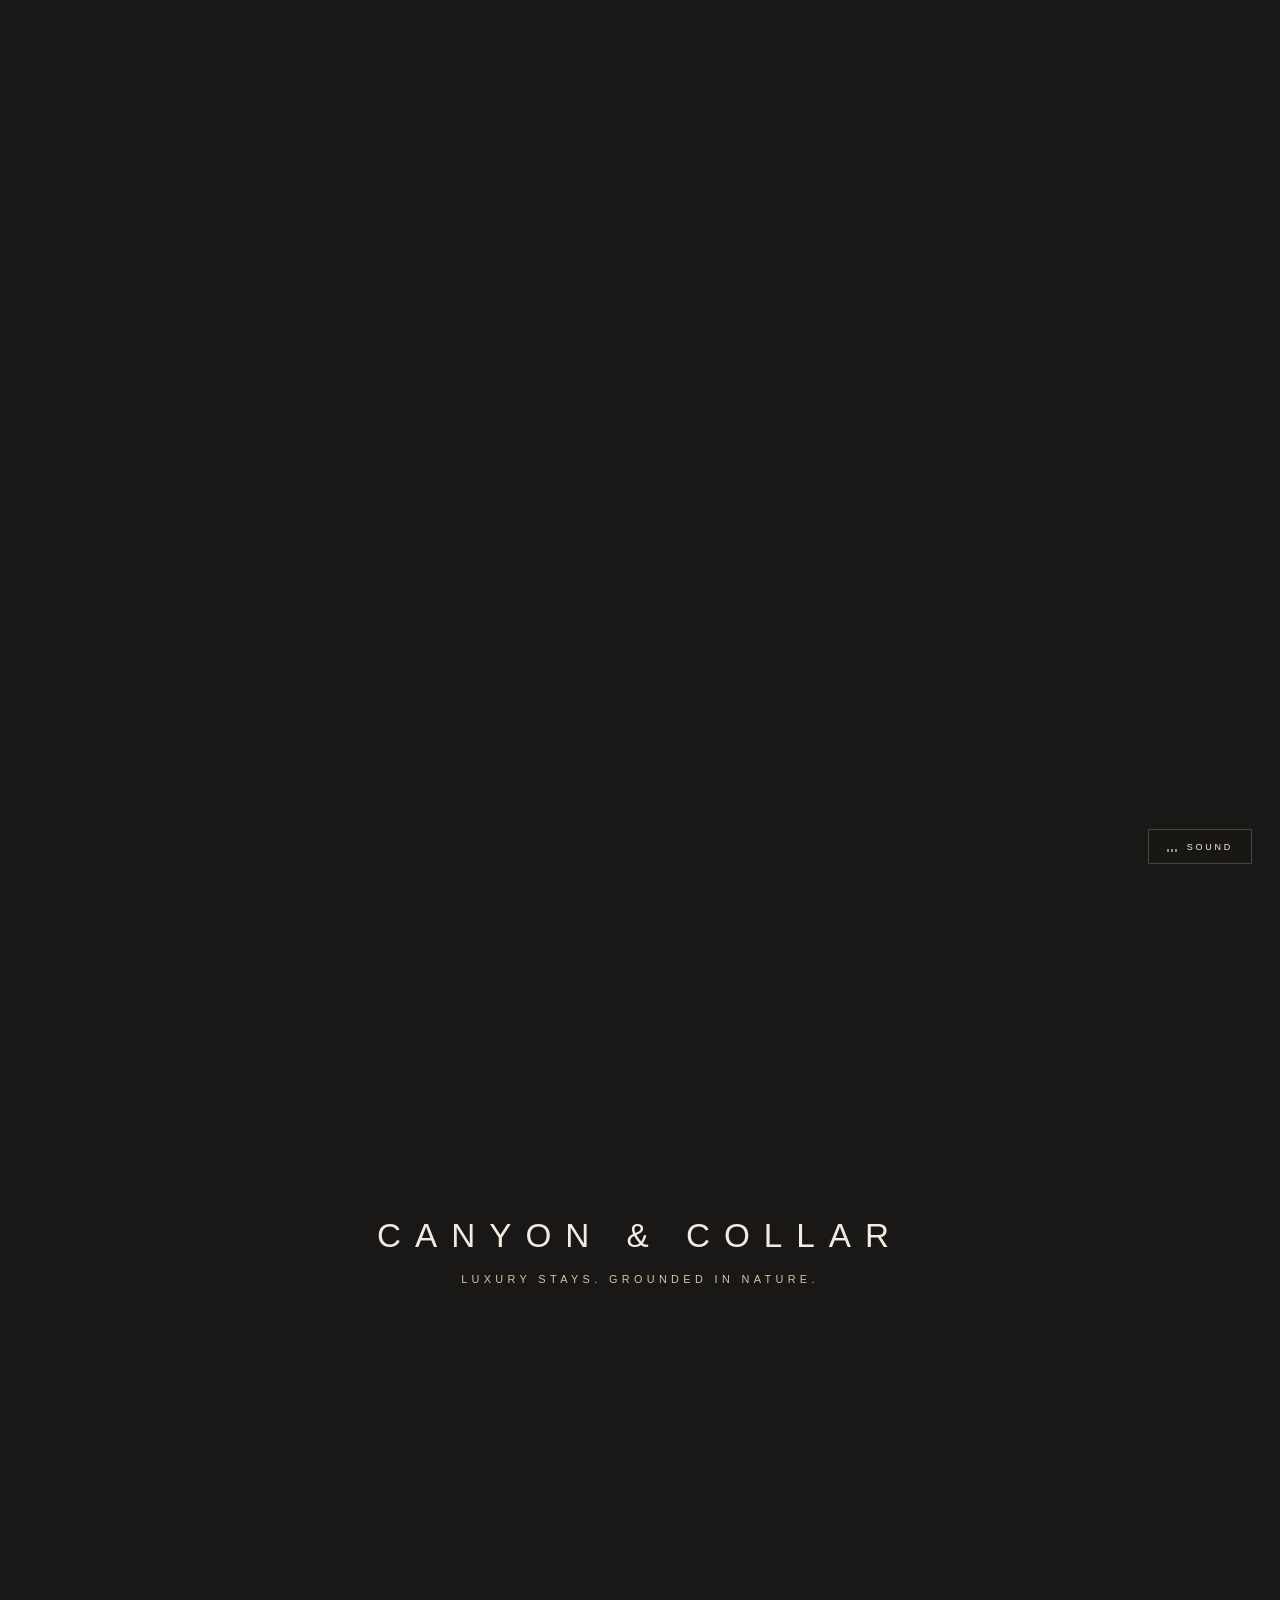
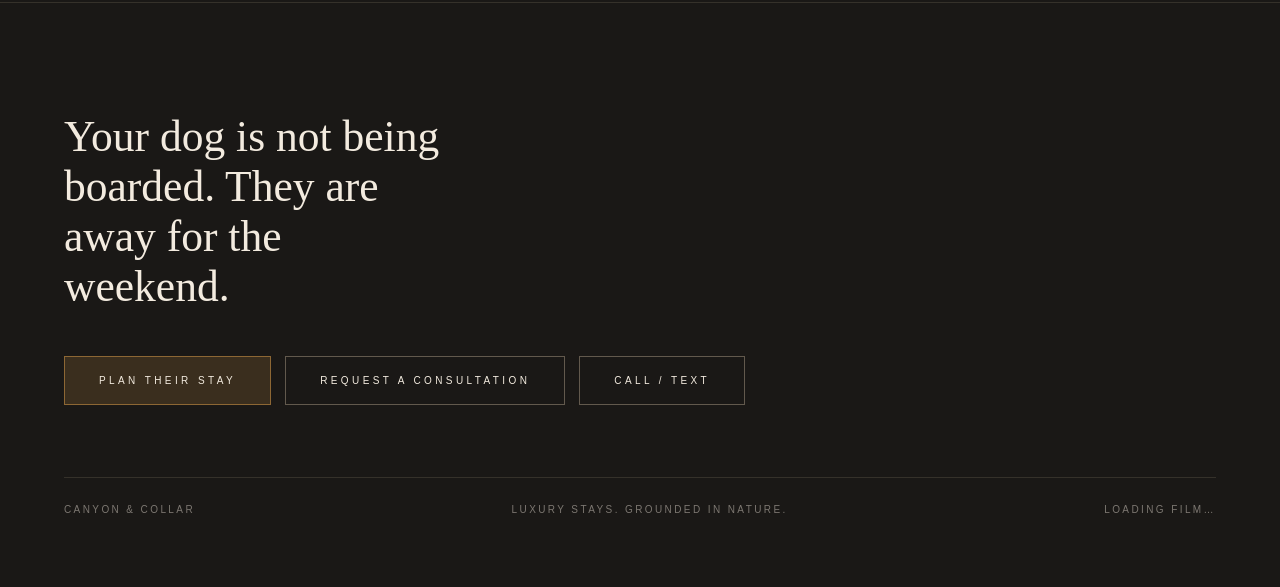
<file: index.html>
<!doctype html>
<html lang="en">
<head>
<meta charset="utf-8">
<meta http-equiv="refresh" content="0; url=site/">
<title>Canyon &amp; Collar</title>
<link rel="canonical" href="site/">
<style>
  html, body { height: 100%; margin: 0; background: #1A1816; color: #F3EBDF;
               font: 300 11px/1.6 "Helvetica Neue", Helvetica, Arial, sans-serif;
               letter-spacing: .34em; text-transform: uppercase;
               display: grid; place-items: center; }
  a { color: inherit; }
</style>
</head>
<body><a href="site/">Canyon &amp; Collar</a></body>
</html>
</file>
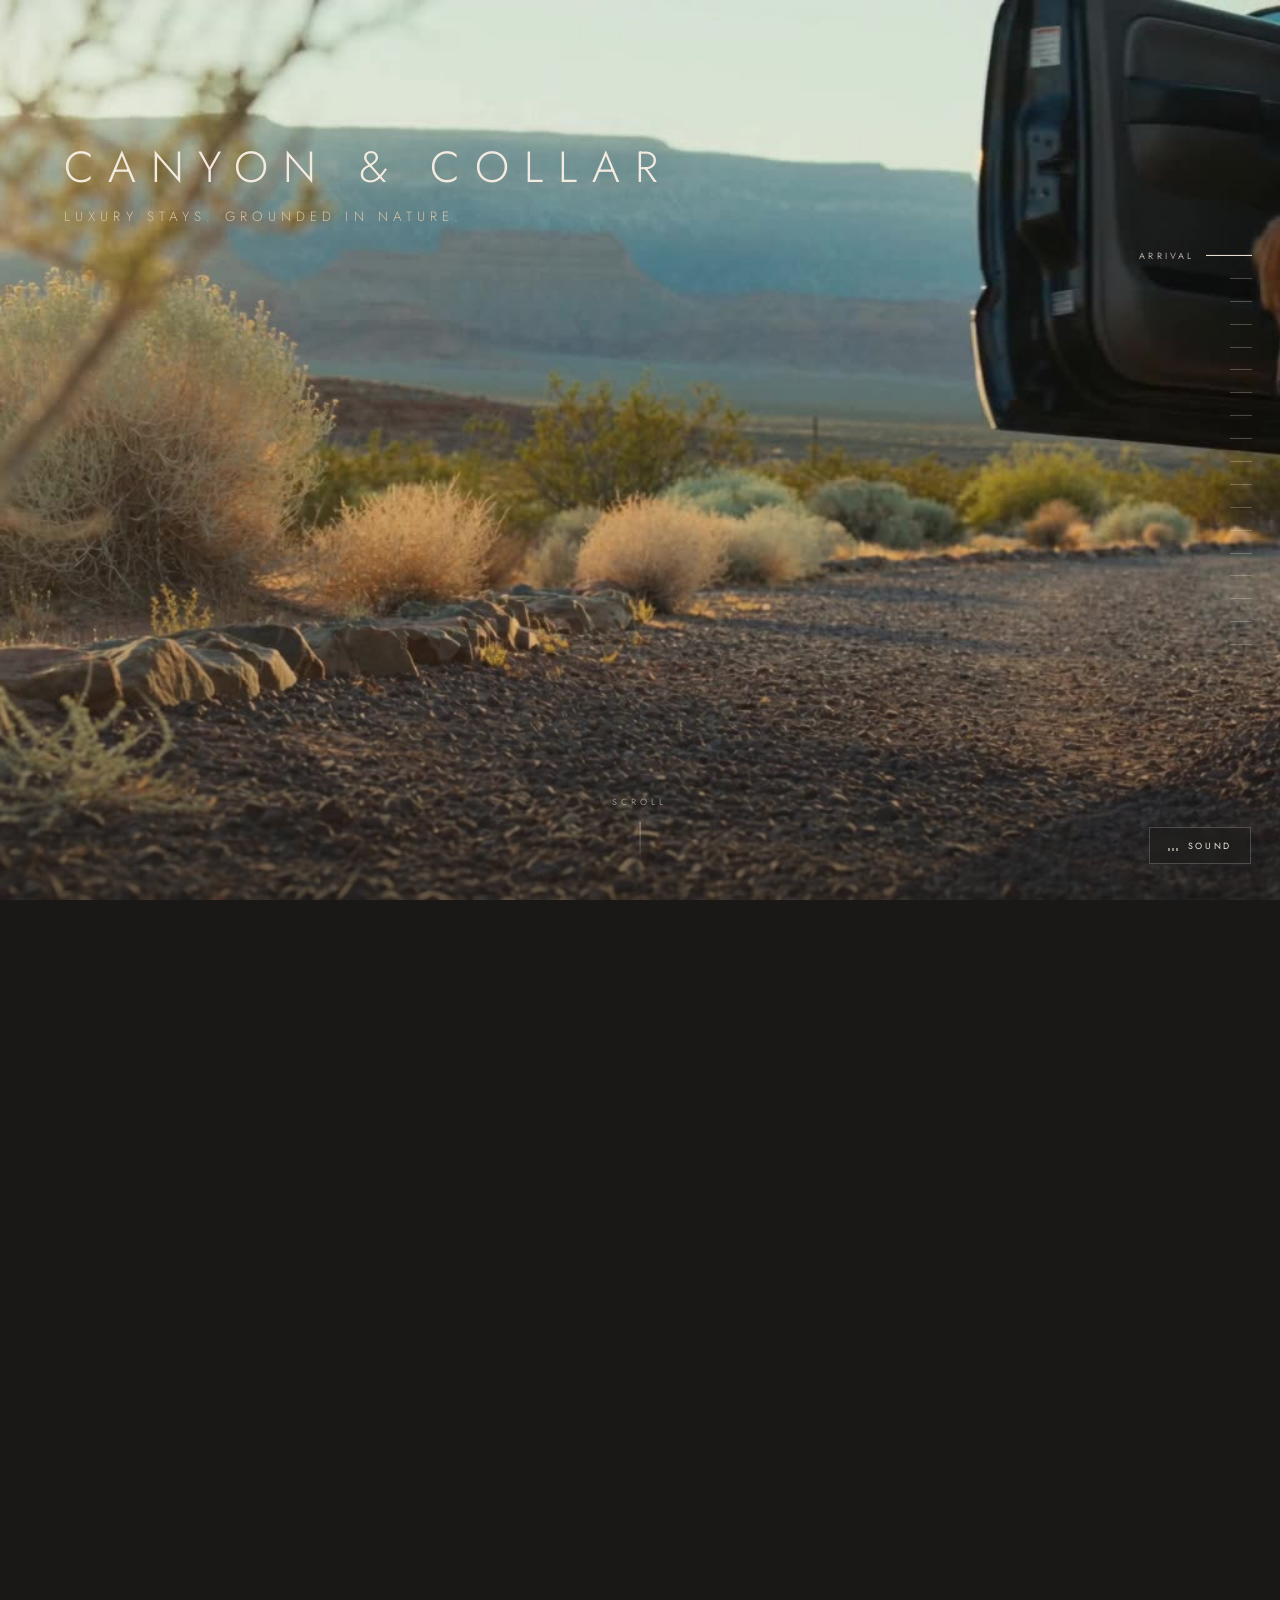
<file: site/index.html>
<!doctype html>
<html lang="en">
<head>
<meta charset="utf-8">
<meta name="viewport" content="width=device-width, initial-scale=1">
<title>Canyon &amp; Collar — Luxury Stays. Grounded in Nature.</title>
<meta name="description" content="A private desert retreat for dogs. Scroll the journey from arrival to reunion.">
<link rel="preconnect" href="https://fonts.googleapis.com">
<link rel="preconnect" href="https://fonts.gstatic.com" crossorigin>
<link href="https://fonts.googleapis.com/css2?family=Cormorant+Garamond:wght@300;400&family=Jost:wght@200;300;400&display=swap" rel="stylesheet">
<link rel="stylesheet" href="styles.css">
</head>
<body>

<div id="progress"></div>
<main>
  <section id="journey">
    <div id="stage" aria-label="The Canyon &amp; Collar stay, told in eighteen scenes"></div>
  </section>

  <section class="brandmark" id="brandmark">
    <div class="plaque">
      <span class="name">Canyon &amp; Collar</span>
      <span class="sub">Luxury stays. Grounded in nature.</span>
    </div>
  </section>

  <footer>
    <p class="lede">Your dog is not being boarded. They are away for the weekend.</p>
    <div class="ctas">
      <a class="primary" href="#plan">Plan their stay</a>
      <a href="#consult">Request a consultation</a>
      <a href="#contact">Call / Text</a>
    </div>
    <div class="colophon">
      <span>Canyon &amp; Collar</span>
      <span>Luxury stays. Grounded in nature.</span>
      <span id="colophon-state">Loading film…</span>
    </div>
  </footer>
</main>

<nav id="rail" aria-label="Chapters"></nav>
<div id="cue">Scroll</div>

<button id="sound" aria-pressed="false" title="Play the film with sound">
  <span class="bars"><i></i><i></i><i></i></span><span class="label">Sound</span>
</button>

<script src="scroll.js"></script>
</body>
</html>
</file>
<file: site/styles.css>
/* Canyon & Collar — scroll experience
   Type, colour and spacing all come from the brand's locked palette. */

:root {
  --sandstone: #D8C3A5;
  --warm-beige: #E4D5C3;
  --desert-clay: #B4704F;
  --sage: #8A9A7B;
  --charcoal: #33312E;
  --deep-olive: #4A4F3C;
  --leather: #6B4A32;
  --cream: #F3EBDF;
  --rust: #9C5B3C;
  --soft-black: #1A1816;
  --amber: #E0A04A;

  --serif: "Cormorant Garamond", Optima, Palatino, Georgia, serif;
  --sans: "Jost", "Helvetica Neue", Helvetica, Arial, sans-serif;

  --gutter: clamp(20px, 5vw, 96px);
  --ease: cubic-bezier(.22, .61, .36, 1);
}

* { box-sizing: border-box; }

html { scroll-behavior: auto; }

body {
  margin: 0;
  background: var(--soft-black);
  color: var(--cream);
  font-family: var(--sans);
  -webkit-font-smoothing: antialiased;
  overflow-x: hidden;
}

/* ---------- the sticky stage ------------------------------------------- */

#journey { position: relative; }

#stage {
  position: sticky;
  top: 0;
  height: 100svh;
  overflow: hidden;
  background: var(--soft-black);
}

/* One continuous film sits behind everything on the stage. */
.film {
  position: absolute;
  inset: 0;
  width: 100%;
  height: 100%;
  object-fit: cover;
}

/* A warm grade over the footage keeps the overlay type readable without
   flattening the image underneath it. */
#stage::after {
  content: "";
  position: absolute;
  inset: 0;
  z-index: 2;
  background:
    radial-gradient(135% 95% at 50% 45%, transparent 55%, rgba(26,24,22,.30) 100%),
    linear-gradient(to top, rgba(26,24,22,.56) 0%, transparent 34%);
  pointer-events: none;
}

#stage.film-failed { background: linear-gradient(160deg, #2A2320, var(--soft-black)); }

/* ---------- overlay typography ----------------------------------------- */

.copy {
  position: absolute;
  z-index: 3;
  opacity: 0;
  left: var(--gutter);
  bottom: clamp(88px, 16vh, 190px);
  max-width: min(760px, 62vw);
  text-shadow: 0 2px 40px rgba(26, 24, 22, .55);
}

.copy.top { top: clamp(84px, 16vh, 170px); bottom: auto; }

.copy.right {
  left: auto;
  right: clamp(72px, 9vw, 190px);
  text-align: right;
}

.copy .eyebrow {
  font-size: clamp(9px, .78vw, 12px);
  letter-spacing: .58em;
  text-transform: uppercase;
  color: var(--sandstone);
  opacity: .8;
  margin: 0 0 clamp(14px, 2vh, 26px);
}

.copy .line {
  display: block;
  font-family: var(--serif);
  font-weight: 300;
  font-size: clamp(30px, 4.4vw, 74px);
  line-height: 1.06;
  letter-spacing: .02em;
  margin: 0;
}

.copy .line + .line { margin-top: .12em; }

.copy.top { top: clamp(84px, 16vh, 170px); bottom: auto; }

.copy.right {
  left: auto;
  right: clamp(72px, 9vw, 190px);
  text-align: right;
}

.copy .eyebrow {
  font-size: clamp(9px, .78vw, 12px);
  letter-spacing: .58em;
  text-transform: uppercase;
  color: var(--sandstone);
  opacity: .8;
  margin: 0 0 clamp(14px, 2vh, 26px);
}

.copy .line {
  display: block;
  font-family: var(--serif);
  font-weight: 300;
  font-size: clamp(30px, 4.4vw, 74px);
  line-height: 1.06;
  letter-spacing: .02em;
  margin: 0;
}

.copy .line + .line { margin-top: .12em; }

.copy.wordmark .eyebrow { display: none; }

.copy.wordmark .line:first-of-type {
  font-family: var(--sans);
  font-weight: 300;
  font-size: clamp(26px, 3.4vw, 58px);
  letter-spacing: .34em;
  text-transform: uppercase;
}

.copy.wordmark .line:not(:first-of-type) {
  margin-top: clamp(16px, 2.2vh, 30px);
  font-family: var(--sans);
  font-size: clamp(11px, 1.05vw, 16px);
  letter-spacing: .38em;
  text-transform: uppercase;
  color: var(--sandstone);
}

/* ---------- chapter rail ------------------------------------------------ */

#rail {
  position: fixed;
  z-index: 6;
  right: clamp(14px, 2.2vw, 40px);
  top: 50%;
  transform: translateY(-50%);
  display: flex;
  flex-direction: column;
  gap: clamp(7px, 1.1vh, 13px);
  align-items: flex-end;
}

#rail button {
  all: unset;
  cursor: pointer;
  display: flex;
  align-items: center;
  gap: 12px;
  color: var(--cream);
}

#rail .tick {
  display: block;
  width: 22px;
  height: 1px;
  background: currentColor;
  opacity: .28;
  transition: width .5s var(--ease), opacity .5s var(--ease);
}

#rail .name {
  font-size: 9px;
  letter-spacing: .34em;
  text-transform: uppercase;
  opacity: 0;
  transform: translateX(8px);
  transition: opacity .4s var(--ease), transform .4s var(--ease);
  white-space: nowrap;
}

#rail button:hover .name,
#rail button[aria-current="true"] .name { opacity: .72; transform: none; }
#rail button[aria-current="true"] .tick { width: 46px; opacity: 1; }

/* ---------- scroll cue + progress -------------------------------------- */

#cue {
  position: fixed;
  z-index: 6;
  left: 50%;
  bottom: clamp(22px, 4vh, 44px);
  transform: translateX(-50%);
  font-size: 9px;
  letter-spacing: .44em;
  text-transform: uppercase;
  color: var(--cream);
  opacity: .0;
  transition: opacity .8s var(--ease);
  pointer-events: none;
}

#cue::after {
  content: "";
  display: block;
  width: 1px;
  height: 42px;
  margin: 14px auto 0;
  background: linear-gradient(to bottom, var(--cream), transparent);
}

/* ---------- sound ------------------------------------------------------- */

#sound {
  position: fixed;
  z-index: 7;
  right: clamp(14px, 2.2vw, 40px);
  bottom: clamp(22px, 4vh, 44px);
  display: flex;
  align-items: center;
  gap: 10px;
  padding: 11px 18px;
  background: rgba(26, 24, 22, .34);
  border: 1px solid rgba(243, 235, 223, .22);
  color: var(--cream);
  font: inherit;
  font-size: 9px;
  letter-spacing: .3em;
  text-transform: uppercase;
  cursor: pointer;
  backdrop-filter: blur(6px);
  transition: border-color .4s var(--ease), background .4s var(--ease);
}

#sound:hover { border-color: rgba(243, 235, 223, .5); background: rgba(26, 24, 22, .5); }

#sound .bars { display: flex; align-items: flex-end; gap: 2px; height: 11px; }

#sound .bars i {
  display: block;
  width: 2px;
  height: 3px;
  background: currentColor;
  opacity: .55;
}

#sound[aria-pressed="true"] .bars i { opacity: 1; }
#sound[aria-pressed="true"] .bars i:nth-child(1) { height: 6px; }
#sound[aria-pressed="true"] .bars i:nth-child(2) { height: 11px; }
#sound[aria-pressed="true"] .bars i:nth-child(3) { height: 8px; }

#progress {
  position: fixed;
  z-index: 6;
  left: 0; top: 0;
  height: 2px;
  width: 0;
  background: linear-gradient(to right, transparent, var(--amber));
  opacity: .75;
}

/* ---------- closing sections ------------------------------------------- */

.brandmark {
  position: relative;
  height: 78svh;
  overflow: hidden;
  background: var(--soft-black);
  display: grid;
  place-items: center;
}

.brandmark video {
  position: absolute; inset: 0;
  width: 100%; height: 100%;
  object-fit: cover;
  opacity: .82;
}

.brandmark .plaque {
  position: relative;
  text-align: center;
  padding: 0 var(--gutter);
}

.brandmark .plaque span {
  display: block;
  font-family: var(--sans);
  text-transform: uppercase;
}

.brandmark .plaque .name { font-size: clamp(20px, 2.6vw, 40px); letter-spacing: .42em; }
.brandmark .plaque .sub {
  margin-top: 18px;
  font-size: clamp(9px, .85vw, 13px);
  letter-spacing: .4em;
  color: var(--sandstone);
}

footer {
  position: relative;
  padding: clamp(70px, 12vh, 150px) var(--gutter) clamp(50px, 8vh, 90px);
  background: var(--soft-black);
  border-top: 1px solid rgba(216, 195, 165, .14);
}

footer .lede {
  font-family: var(--serif);
  font-weight: 300;
  font-size: clamp(26px, 3.4vw, 54px);
  line-height: 1.15;
  margin: 0 0 clamp(34px, 5vh, 60px);
  max-width: 18ch;
}

.ctas { display: flex; flex-wrap: wrap; gap: 14px; }

.ctas a {
  text-decoration: none;
  color: var(--cream);
  border: 1px solid rgba(216, 195, 165, .38);
  padding: 18px 34px;
  font-size: 10px;
  letter-spacing: .34em;
  text-transform: uppercase;
  transition: background .4s var(--ease), border-color .4s var(--ease), color .4s var(--ease);
}

.ctas a:hover { background: var(--cream); border-color: var(--cream); color: var(--soft-black); }
.ctas a.primary { background: rgba(224, 160, 74, .16); border-color: rgba(224, 160, 74, .5); }

.colophon {
  margin-top: clamp(50px, 8vh, 90px);
  padding-top: 26px;
  border-top: 1px solid rgba(216, 195, 165, .14);
  display: flex;
  flex-wrap: wrap;
  gap: 18px 40px;
  justify-content: space-between;
  font-size: 10px;
  letter-spacing: .24em;
  text-transform: uppercase;
  color: rgba(243, 235, 223, .45);
}

@media (max-width: 720px) {
  .copy { max-width: calc(100vw - var(--gutter) * 2); bottom: clamp(70px, 13vh, 120px); }
  #rail .name { display: none; }
}
</file>
